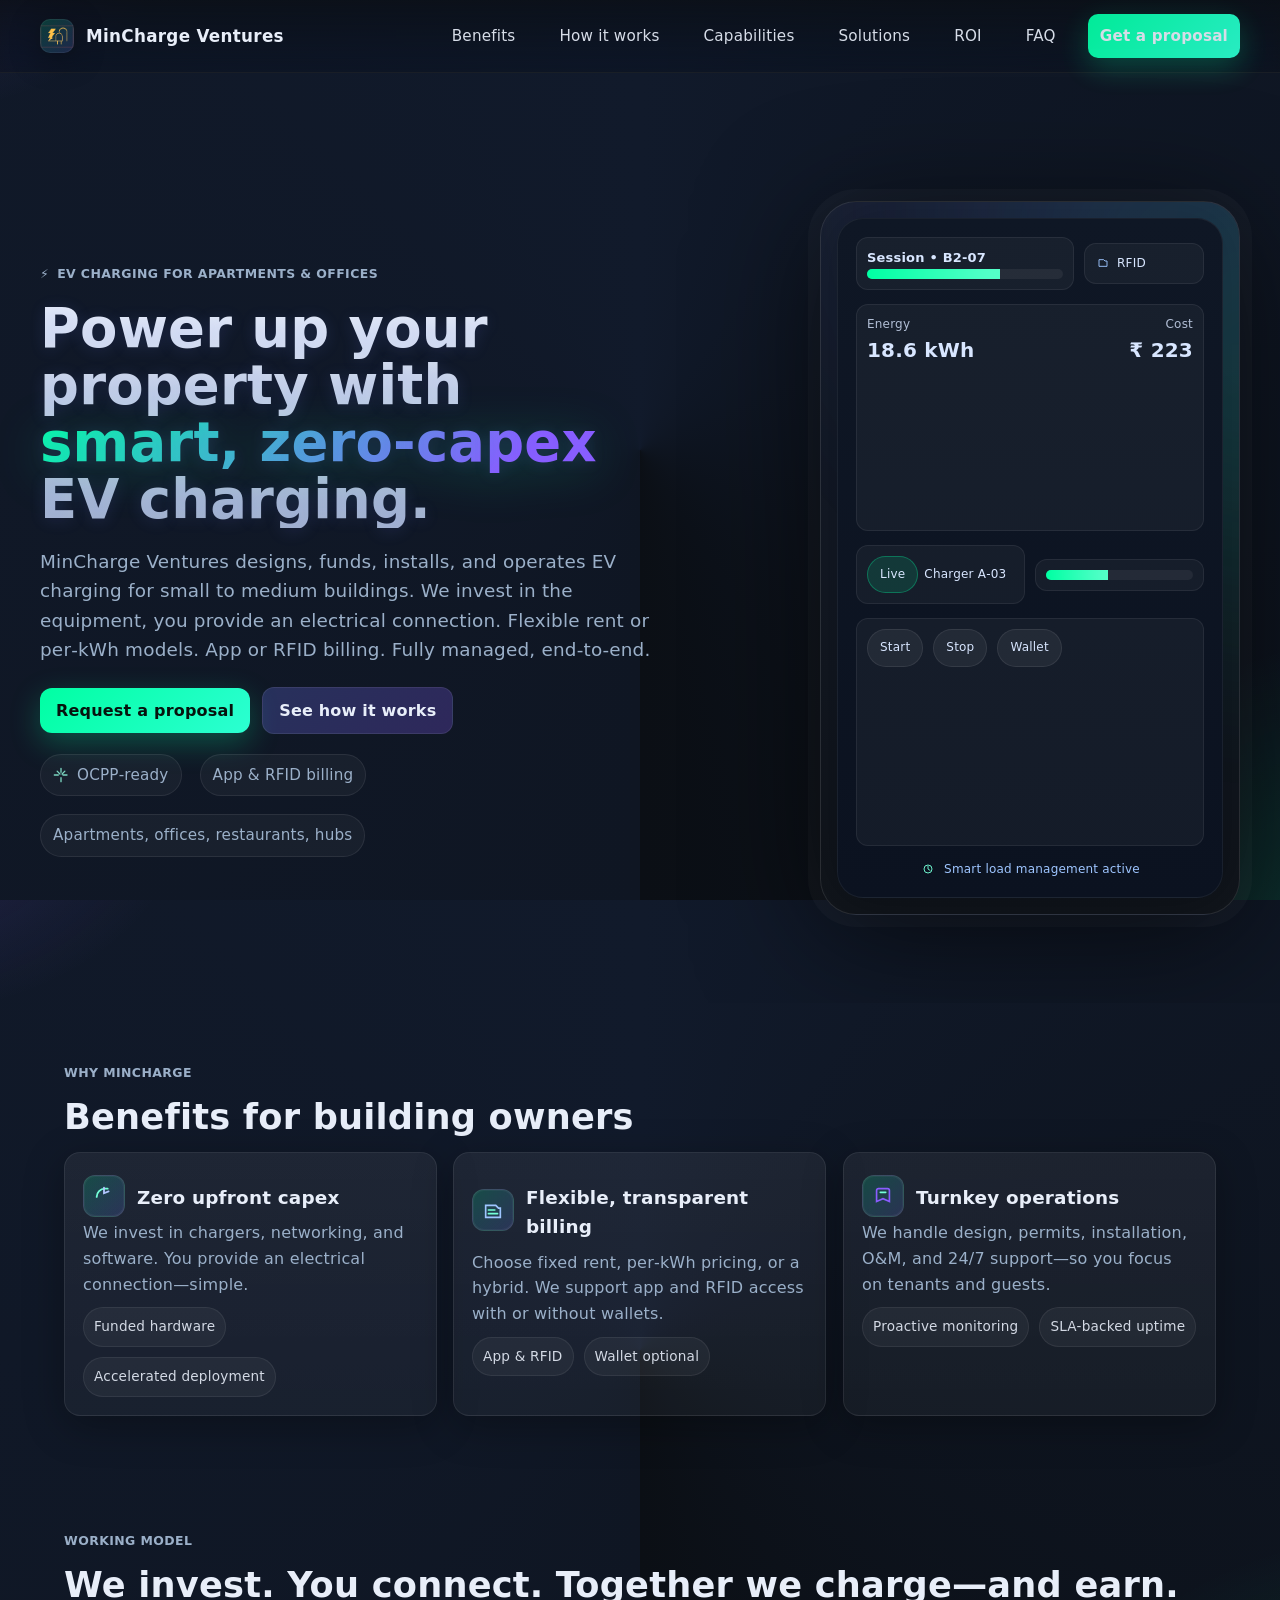
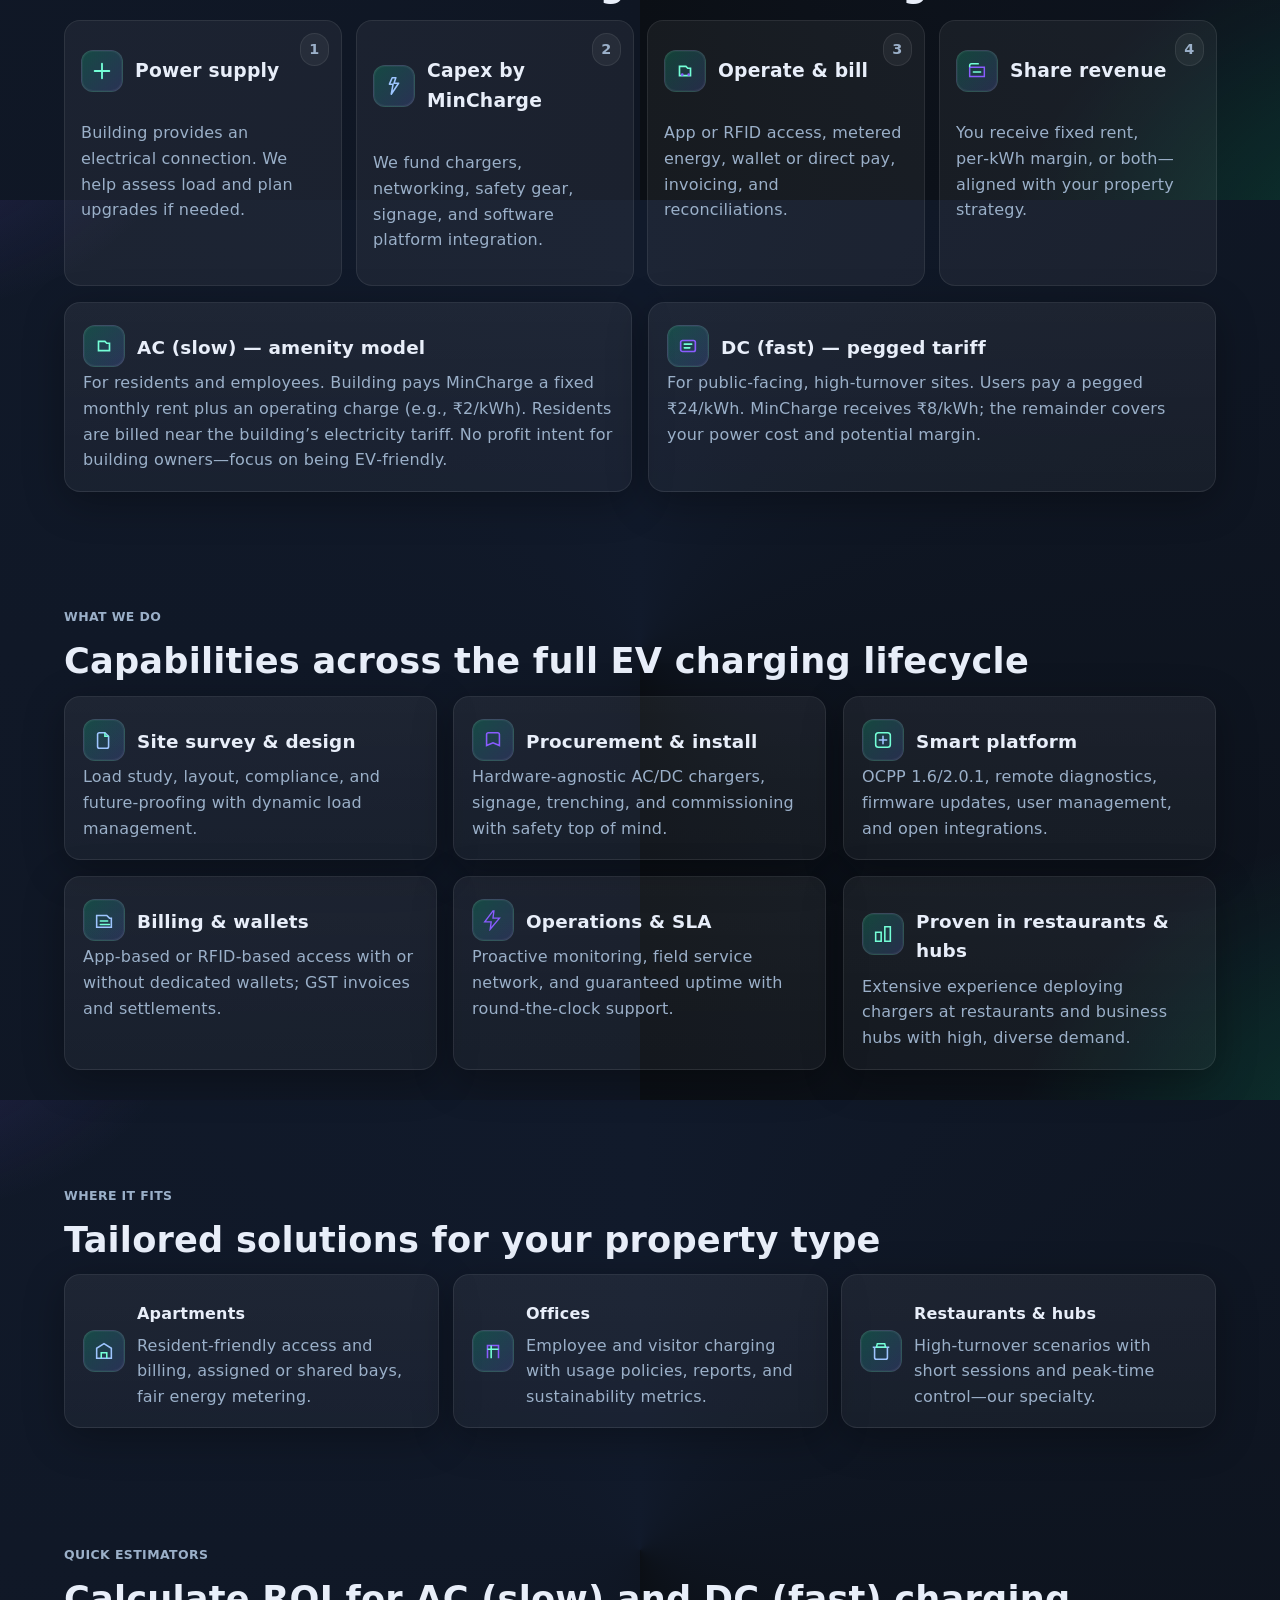
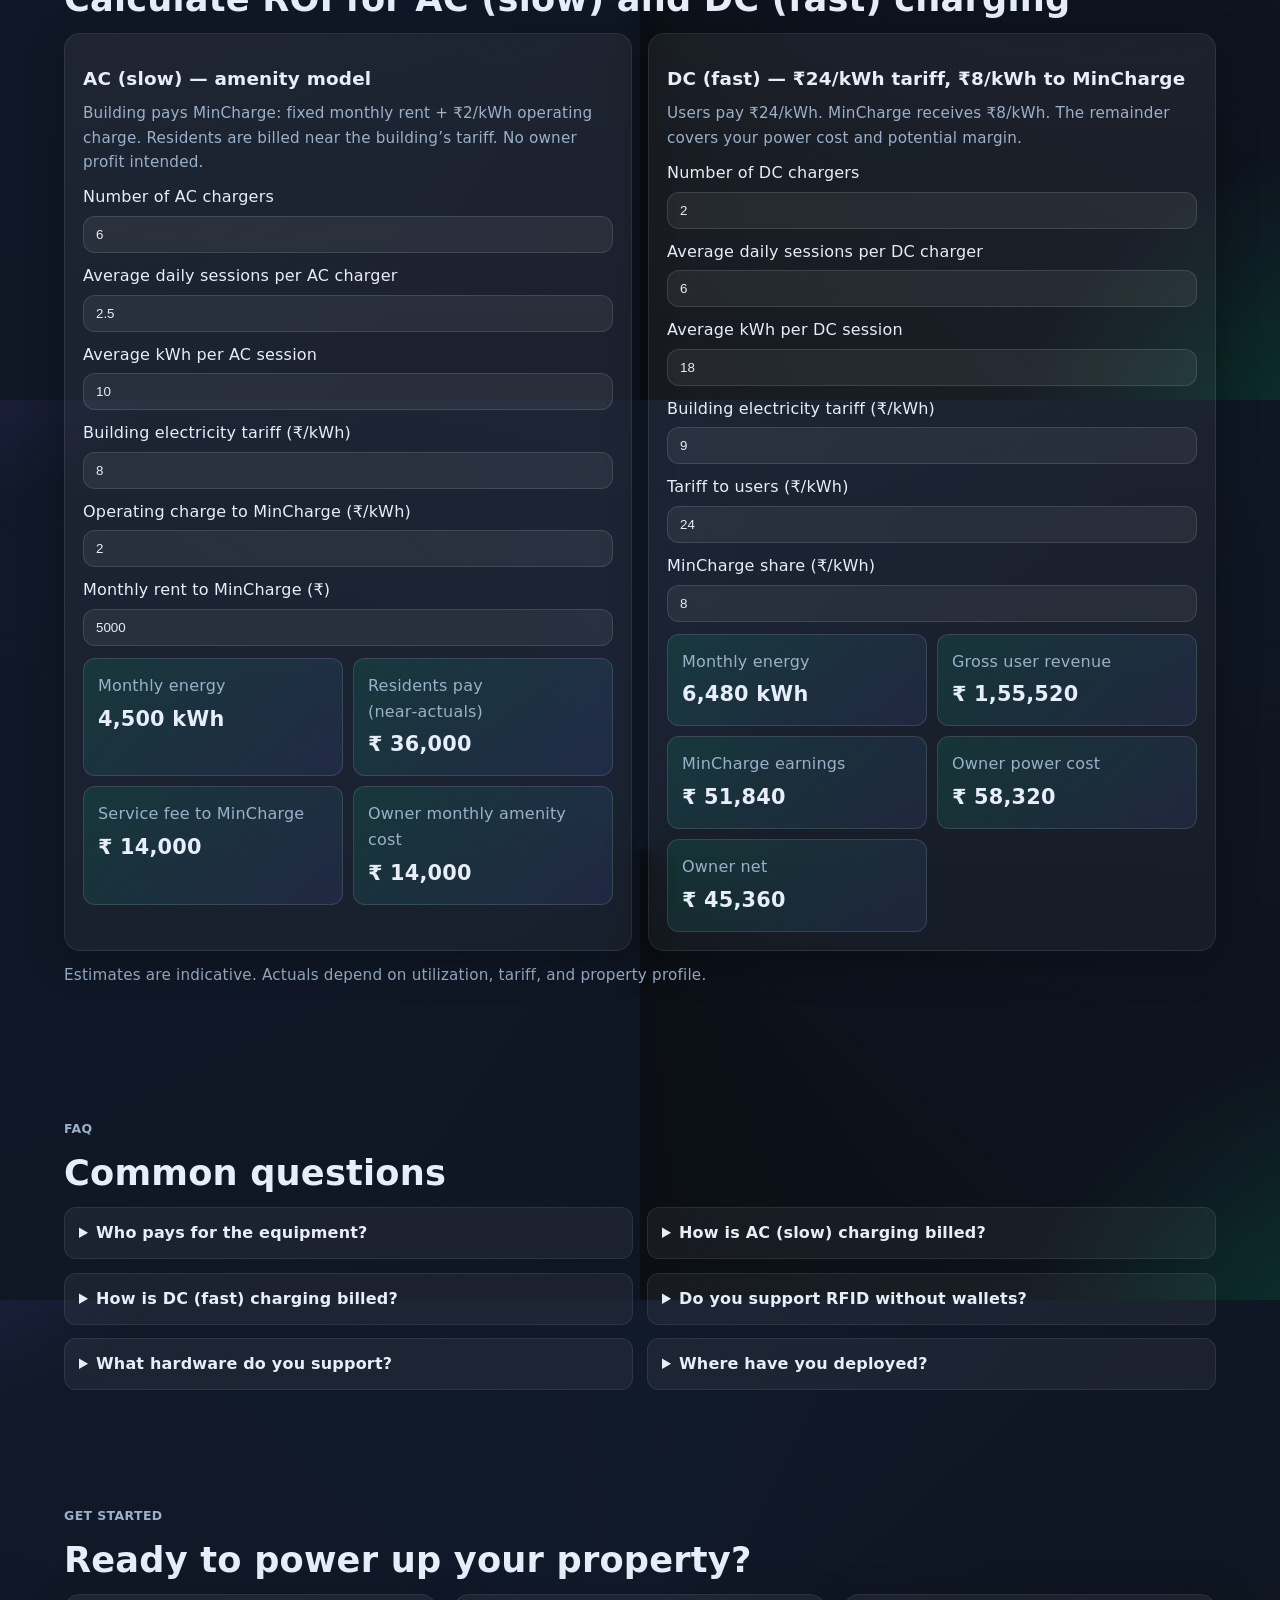
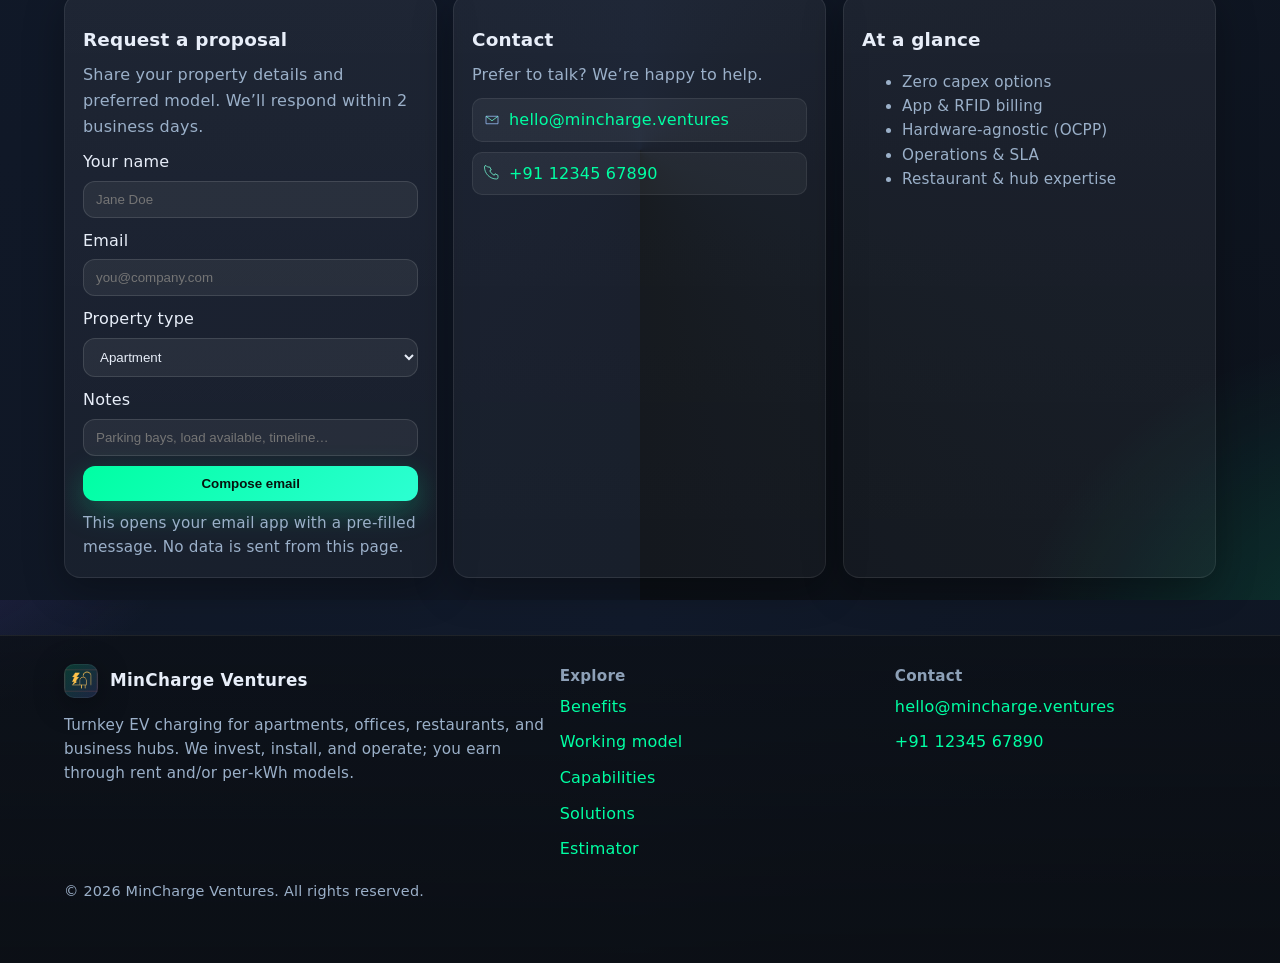
<file: index.html>
<!doctype html>
<html lang="en">
<head>
  <meta charset="utf-8" />
  <title>MinCharge Ventures — EV Charging for Apartments & Offices</title>
  <meta name="viewport" content="width=device-width, initial-scale=1" />
  <meta name="theme-color" content="#0b0f15" />
  <meta name="description" content="MinCharge Ventures provides turnkey EV charging installation and operations for small to medium apartment and office buildings. Zero capex options, flexible billing, end-to-end operations." />
  <meta property="og:title" content="MinCharge Ventures — EV Charging for Apartments & Offices" />
  <meta property="og:description" content="Turnkey EV charging. We invest, install, operate. You earn rent and/or power fees. App & RFID billing. Perfect for apartments, offices, restaurants, and business hubs." />
  <meta property="og:type" content="website" />
  <meta property="og:image" content="data:image/svg+xml,<svg xmlns='http://www.w3.org/2000/svg' width='1200' height='630'><rect width='100%25' height='100%25' fill='%230b0f15'/><text x='50%25' y='50%25' dominant-baseline='middle' text-anchor='middle' fill='%2300ffa3' font-family='Segoe UI, Roboto, Arial' font-size='64'>MinCharge Ventures</text></svg>" />

  <style>
    :root{
      --bg: #0b0f15;
      --bg-soft: #0e131b;
      --panel: #0f1623;
      --text: #e8eef9;
      --muted: #9bb0c9;
      --primary: #00ffa3;
      --primary-2: #6e7dff;
      --accent: #8a5cff;
      --danger: #ff3d6e;
      --ring: 0 0 0 2px color-mix(in oklab, var(--primary) 35%, transparent);
      --shadow-1: 0 10px 40px color-mix(in oklab, black 30%, transparent);
      --radius: 16px;
      --radius-sm: 12px;
      --radius-lg: 24px;
      --maxw: 1200px;
      --grad-1: conic-gradient(from 180deg at 50% 50%, #0f1623, #111a2b, #0b0f15);
      --grad-2: radial-gradient(1200px 600px at 100% 0%, rgba(110,125,255,.15), transparent 50%),
                radial-gradient(900px 600px at 0% 100%, rgba(0,255,163,.15), transparent 55%);
    }
    *{box-sizing:border-box}
    html,body{height:100%}
    body{
      margin:0;
      font-family: Inter, ui-sans-serif, system-ui, -apple-system, Segoe UI, Roboto, Helvetica, Arial, "Apple Color Emoji","Segoe UI Emoji";
      color:var(--text);
      background:
        radial-gradient(900px 600px at -10% -10%, rgba(138,92,255,.18), transparent 35%),
        radial-gradient(900px 800px at 110% 110%, rgba(0,255,163,.18), transparent 45%),
        var(--grad-1);
      background-color: var(--bg);
      letter-spacing: 0.2px;
      line-height: 1.6;
      overflow-x: hidden;
    }
    a{color:var(--primary); text-decoration: none}
    a:hover{text-decoration: underline}
    .container{width:100%; max-width: var(--maxw); margin:0 auto; padding: 0 24px}
    header{
      position: sticky; top: 0; z-index: 50;
      backdrop-filter: saturate(140%) blur(10px);
      background: linear-gradient(to bottom, rgba(11,15,21,.8), rgba(11,15,21,.35));
      border-bottom: 1px solid rgba(255,255,255,.06);
    }
    .nav{
      display:flex; align-items:center; justify-content:space-between; gap:16px;
      padding: 14px 0;
    }
    .brand{
      display:flex; align-items:center; gap:12px; font-weight: 700; letter-spacing:.3px;
    }
    .brand .logo{
      width:34px; height:34px; display:grid; place-items:center;
      border-radius: 10px;
      background: linear-gradient(135deg, rgba(0,255,163,.18), rgba(110,125,255,.18));
      box-shadow: inset 0 0 0 1px rgba(255,255,255,.06), 0 6px 30px rgba(0,0,0,.35);
    }
    .brand span{font-size: 1.05rem}
    .nav-links{
      display:flex; gap: 20px; align-items:center; flex-wrap: wrap;
    }
    .nav-links a{
      color: var(--text); opacity:.92; font-size:.95rem;
      padding:10px 12px; border-radius: 10px;
    }
    .nav-links a:hover{background:rgba(255,255,255,.06)}
    .cta{
      background: linear-gradient(135deg, var(--primary), #2cffd2);
      color:#07130e; font-weight: 700; border:none; border-radius: 12px;
      padding: 10px 16px; cursor: pointer; box-shadow: 0 10px 30px rgba(0,255,163,.25);
    }
    .cta.secondary{
      background: linear-gradient(135deg, rgba(110,125,255,.25), rgba(138,92,255,.25));
      color: var(--text); border: 1px solid rgba(255,255,255,.08);
      box-shadow: none;
    }
    /* hero */
    .hero{position: relative; overflow: clip;}
    .hero .grid{
      display:grid; grid-template-columns: 1.1fr .9fr; gap:40px; align-items:center;
      padding: 72px 0 32px;
    }
    @media (max-width: 980px){
      .hero .grid{grid-template-columns: 1fr; padding: 48px 0 16px;}
    }
    .headline{
      font-size: clamp(2rem, 4.5vw, 3.4rem);
      line-height: 1.05; letter-spacing: .2px; margin: 8px 0 14px;
      font-weight: 800;
      background: linear-gradient(180deg, #e8eef9, #b8c6dd 60%, #a4b3cd);
      background-clip: text; -webkit-background-clip: text; color: transparent;
      text-shadow: 0 2px 16px rgba(110,125,255,.15);
    }
    .headline strong{
      background: linear-gradient(135deg, var(--primary), #8a5cff 85%);
      -webkit-background-clip: text; background-clip: text; color: transparent;
      filter: drop-shadow(0 6px 24px rgba(0,255,163,.25));
    }
    .sub{
      color: var(--muted); font-size: clamp(1rem, 2vw, 1.15rem); margin-bottom: 22px;
    }
    .hero-cta{display:flex; gap:12px; flex-wrap: wrap; align-items:center}
    .statbar{
      margin-top: 20px; display:flex; gap:18px; flex-wrap: wrap; align-items:center;
      color: var(--muted); font-size: .95rem;
    }
    .pill{
      display:inline-flex; align-items:center; gap:8px; padding:8px 12px; border-radius: 999px;
      background: rgba(255,255,255,.04); border:1px solid rgba(255,255,255,.08);
    }
    .phone{
      aspect-ratio: 10/17; width: min(420px, 92%); justify-self:end;
      border-radius: 36px; position: relative; overflow: hidden;
      background: linear-gradient(180deg, #111827, #0b0f15);
      border: 1px solid rgba(255,255,255,.12);
      box-shadow: inset 0 0 60px rgba(255,255,255,.04), 0 20px 120px rgba(0,0,0,.6), 0 0 0 12px rgba(255,255,255,.03);
    }
    .phone .screen{
      position:absolute; inset:16px; border-radius: 26px; overflow: hidden;
      background: linear-gradient(180deg, #0f1725, #0b1220);
      border: 1px solid rgba(255,255,255,.06);
    }
    .ui{
      position:absolute; inset:0; padding:18px; display:flex; flex-direction:column; gap:14px;
      color: #d8e6ff;
      font-size: 12px;
    }
    .ui .row{display:flex; gap:10px}
    .ui .chip{
      flex:1; padding:10px; border-radius: 12px; background: rgba(255,255,255,.04);
      border: 1px solid rgba(255,255,255,.07);
    }
    .ui .meter{
      height: 10px; border-radius: 999px; background: rgba(255,255,255,.06);
      overflow: hidden; position: relative;
    }
    .ui .meter span{
      position:absolute; inset:0; width: 66%; background: linear-gradient(90deg, var(--primary), #74ffd7);
      box-shadow: 0 0 20px rgba(0,255,163,.35) inset;
    }
    .glow-orb{
      position:absolute; width: 900px; height: 900px; border-radius: 9999px; filter: blur(80px);
      background: radial-gradient(circle at 40% 40%, rgba(110,125,255,.2), transparent 50%),
                  radial-gradient(circle at 60% 60%, rgba(0,255,163,.22), transparent 50%);
      top: -380px; right: -420px; pointer-events: none; opacity:.7;
      transform: translateZ(0);
      animation: float 14s ease-in-out infinite alternate;
    }
    @keyframes float{
      from{ transform: translate(0, 0) }
      to{ transform: translate(-40px, 20px) }
    }

    /* sections */
    section{padding: 56px 0}
    .eyebrow{
      display:inline-flex; gap:8px; align-items:center;
      color: var(--muted); font-weight: 600; letter-spacing:.4px; text-transform: uppercase;
      font-size: .78rem; margin-bottom: 8px;
    }
    .title{
      font-size: clamp(1.6rem, 3vw, 2.2rem); margin: 6px 0 14px; line-height: 1.15; font-weight: 800;
    }
    .muted{color:var(--muted)}
    .grid-3{
      display:grid; grid-template-columns: repeat(3, 1fr); gap: 16px;
    }
    @media (max-width: 980px){ .grid-3{grid-template-columns: 1fr} }
    .card{
      background: linear-gradient(180deg, rgba(255,255,255,.06), rgba(255,255,255,.04));
      border: 1px solid rgba(255,255,255,.08);
      border-radius: var(--radius);
      padding: 18px; position: relative; overflow: hidden;
      box-shadow: var(--shadow-1);
      transform-style: preserve-3d;
      transition: transform .25s ease, box-shadow .25s ease, background .25s ease;
    }
    .card:hover{ box-shadow: 0 18px 60px rgba(0,0,0,.45) }
    .icon{
      width: 42px; height: 42px; border-radius: 12px; display:grid; place-items:center; flex: none;
      background: linear-gradient(135deg, rgba(0,255,163,.18), rgba(110,125,255,.18));
      border: 1px solid rgba(255,255,255,.1);
      box-shadow: inset 0 0 0 1px rgba(255,255,255,.04);
    }
    .card h3{margin: 12px 0 8px; font-size: 1.15rem}
    .card p{margin:0; color: var(--muted)}
    .stack{display:flex; flex-direction:column; gap:10px}
    .row{display:flex; align-items:center; gap:12px}

    /* badges */
    .badges{display:flex; gap:10px; flex-wrap:wrap; margin-top: 10px}
    .badge{
      font-size:.85rem; color: var(--text); opacity:.9; padding: 8px 10px; border-radius: 999px;
      background: rgba(255,255,255,.05); border:1px solid rgba(255,255,255,.08);
    }

    /* working model */
    .steps{display:grid; grid-template-columns: repeat(4, 1fr); gap:14px}
    @media (max-width: 980px){ .steps{grid-template-columns: 1fr; } }
    .step{position:relative; padding: 16px; border-radius: var(--radius); background: rgba(255,255,255,.05); border:1px solid rgba(255,255,255,.08)}
    .step .n{
      position:absolute; top:12px; right: 12px; font-weight:700; color: var(--muted); font-size:.9rem;
      background: rgba(255,255,255,.05); border:1px solid rgba(255,255,255,.08); padding:4px 8px; border-radius: 999px;
    }
    .toggle{
      display:inline-flex; border-radius:999px; border:1px solid rgba(255,255,255,.1); overflow:hidden;
      background: rgba(255,255,255,.06);
    }
    .toggle button{
      background: transparent; color: var(--text); opacity:.8; padding: 8px 14px; border:0; cursor:pointer; font-weight:600
    }
    .toggle button.active{
      background: linear-gradient(135deg, rgba(0,255,163,.25), rgba(110,125,255,.25));
      opacity:1
    }
    .pricing-note{color: var(--muted); margin-top: 8px; font-size:.95rem}

    /* solutions */
    .solutions{display:grid; grid-template-columns: repeat(3, 1fr); gap: 14px}
    @media (max-width: 980px){ .solutions{grid-template-columns: 1fr} }
    .solutions .card h4{margin: 8px 0 6px}

    /* calculator */
    .calc{
      display:grid; grid-template-columns: 1.2fr .8fr; gap: 16px;
    }
    @media (max-width: 980px){ .calc{grid-template-columns: 1fr} }
    .field{display:flex; flex-direction:column; gap:6px}
    .field input, .field select{
      background: rgba(255,255,255,.06); border:1px solid rgba(255,255,255,.12);
      padding: 10px 12px; border-radius: 12px; color: var(--text)
    }
    .result{
      display:grid; grid-template-columns: repeat(3, 1fr); gap: 10px;
    }
    @media (max-width: 680px){ .result{grid-template-columns: 1fr 1fr} }
    .kpi{
      padding: 14px; border-radius: var(--radius-sm);
      background: linear-gradient(135deg, rgba(0,255,163,.1), rgba(110,125,255,.1));
      border:1px solid rgba(255,255,255,.12);
    }
    .kpi b{display:block; font-size: 1.3rem; margin-top: 4px}

    /* faq */
    .faq{display:grid; grid-template-columns: 1fr 1fr; gap: 14px}
    @media (max-width: 980px){ .faq{grid-template-columns: 1fr} }
    details{
      background: rgba(255,255,255,.05);
      border:1px solid rgba(255,255,255,.08);
      border-radius: 12px; padding: 12px 14px;
    }
    details[open]{background: rgba(255,255,255,.07)}
    summary{cursor:pointer; font-weight: 600}
    summary::-webkit-details-marker{display:none}
    .faq p{margin: 8px 0 0; color: var(--muted)}

    /* footer */
    footer{
      border-top: 1px solid rgba(255,255,255,.08);
      background: linear-gradient(180deg, rgba(11,15,21,.75), rgba(11,15,21,.95));
      padding: 28px 0 60px;
    }
    .fgrid{display:grid; grid-template-columns: .9fr .6fr .6fr; gap: 14px}
    @media (max-width: 980px){ .fgrid{grid-template-columns: 1fr} }
    .small{font-size:.95rem; color: var(--muted)}
    .contact a{display:inline-flex; align-items:center; gap:8px; padding:8px 10px; border-radius: 10px; background: rgba(255,255,255,.05); border: 1px solid rgba(255,255,255,.08)}

    /* reveal animations */
    .reveal{
      opacity: 0; transform: translateY(16px) scale(.98);
      will-change: transform, opacity; transition: opacity .6s ease, transform .6s ease;
    }
    .reveal.visible{ opacity:1; transform: none }

    /* focus & accessibility */
    :focus-visible{ outline: none; box-shadow: var(--ring) }
    .sr-only{position:absolute; width:1px; height:1px; margin:-1px; border:0; padding:0; clip:rect(0 0 0 0); overflow:hidden}

    /* responsive enhancements */
    img{max-width:100%; height:auto}

    /* widen container on very large displays */
    @media (min-width: 1400px){
      .container{ max-width: 1280px }
    }

    /* tighter padding and section spacing on very small screens */
    @media (max-width: 480px){
      .container{ padding: 0 16px }
      section{ padding: 44px 0 }
    }

    /* mobile-friendly navbar */
    .nav{ flex-wrap: wrap }
    .nav-toggle{
      display:none;
      background: rgba(255,255,255,.06);
      border: 1px solid rgba(255,255,255,.12);
      color: var(--text);
      border-radius: 10px;
      padding: 8px 10px;
      cursor: pointer;
    }
    @media (max-width: 820px){
      .nav{ padding: 10px 0 }
      .brand{ flex: 1 1 auto; min-width: 0 }
      .brand .logo{ width: 30px; height: 30px }
      .brand span{ font-size: 1rem }
      .nav-toggle{ display:inline-flex; align-items:center; justify-content:center; gap:8px; margin-left:auto }
      .nav-links{
        width: 100%;
        display: grid;
        grid-template-columns: 1fr;
        gap: 8px;
        padding-top: 10px;
        max-height: 0;
        overflow: hidden;
        opacity: 0;
        transform: translateY(-6px);
        transition: max-height .3s ease, opacity .22s ease, transform .22s ease;
      }
      .nav-links.open{
        max-height: 520px;
        opacity: 1;
        transform: none;
      }
      .nav-links a{
        background: rgba(255,255,255,.04);
        padding: 12px 14px;
        border-radius: 12px;
      }
      .nav-links .cta{ text-align: center; width: 100% }
    }

    /* hero tweaks */
    @media (max-width: 980px){
      .phone{ justify-self: center; width: min(460px, 100%) }
    }
    @media (max-width: 420px){
      .hero-cta a{ flex: 1 1 100%; text-align:center }
      .result{ grid-template-columns: 1fr }
    }

    /* make any inline 2-col grids collapse on narrow screens (calculator section) */
    @media (max-width: 980px){
      .container [style*="grid-template-columns: 1fr 1fr"]{
        grid-template-columns: 1fr !important;
      }
    }

    /* tablet-friendly grids (override earlier rules) */
    @media (max-width: 980px){
      .grid-3{ grid-template-columns: 1fr 1fr }        /* 2 cols on tablets */
      .solutions{ grid-template-columns: 1fr 1fr }     /* 2 cols on tablets */
      .steps{ grid-template-columns: 1fr 1fr }         /* 2 cols on tablets */
      .fgrid{ grid-template-columns: 1fr 1fr }         /* 2 cols in footer */
    }
    @media (max-width: 640px){
      .grid-3, .solutions, .steps, .fgrid{ grid-template-columns: 1fr } /* 1 col on phones */
    }

    /* respect reduced motion preferences */
    @media (prefers-reduced-motion: reduce){
      *{ animation: none !important; transition: none !important }
    }
  </style>
</head>
<body>
  <header>
    <div class="container nav">
      <div class="brand">
        <div class="logo" aria-hidden="true">
          <img src="mincharge.ventures.png" alt="" style="width:100%; height:100%; object-fit:contain; border-radius:10px" loading="lazy" />
        </div>
        <span>MinCharge Ventures</span>
      </div>
      <button class="nav-toggle" id="nav-toggle" aria-label="Toggle menu" aria-expanded="false" aria-controls="primary-nav">
        <span class="sr-only">Menu</span>
        <svg width="20" height="20" viewBox="0 0 24 24" fill="none" aria-hidden="true">
          <path d="M4 7h16M4 12h16M4 17h16" stroke="currentColor" stroke-width="2" stroke-linecap="round"/>
        </svg>
      </button>
      <nav id="primary-nav" class="nav-links" aria-label="Primary">
        <a href="#benefits">Benefits</a>
        <a href="#model">How it works</a>
        <a href="#capabilities">Capabilities</a>
        <a href="#solutions">Solutions</a>
        <a href="#calculator">ROI</a>
        <a href="#faq">FAQ</a>
        <a href="#contact" class="cta">Get a proposal</a>
      </nav>
    </div>
  </header>

  <main>
    <section class="hero">
      <div class="container grid">
        <div>
          <div class="eyebrow"><span aria-hidden="true">⚡</span> EV Charging for Apartments & Offices</div>
          <h1 class="headline">
            Power up your property with <strong>smart, zero‑capex</strong> EV charging.
          </h1>
          <p class="sub">
            MinCharge Ventures designs, funds, installs, and operates EV charging for small to medium buildings.
            We invest in the equipment, you provide an electrical connection. Flexible rent or per‑kWh models.
            App or RFID billing. Fully managed, end‑to‑end.
          </p>
          <div class="hero-cta">
            <a class="cta" href="#contact">Request a proposal</a>
            <a class="cta secondary" href="#model">See how it works</a>
          </div>
          <div class="statbar">
            <span class="pill"><svg width="16" height="16" viewBox="0 0 24 24" fill="none" aria-hidden="true"><path d="M12 2v6M6.2 6.2l4.2 4.2M2 12h6m9.8-5.8-4.2 4.2M12 22v-6m9-4h-6" stroke="#7bd5c0" stroke-width="2" stroke-linecap="round"/></svg> OCPP‑ready</span>
            <span class="pill">App & RFID billing</span>
            <span class="pill">Apartments, offices, restaurants, hubs</span>
          </div>
        </div>
        <div class="phone reveal" aria-hidden="true">
          <div class="glow-orb"></div>
          <div class="screen">
            <div class="ui">
              <div class="row">
                <div class="chip" style="flex:2">
                  <b style="display:block; font-size:13px">Session • B2‑07</b>
                  <div class="meter" aria-hidden="true"><span style="width:68%"></span></div>
                </div>
                <div class="chip">
                  <div style="display:flex; align-items:center; gap:6px">
                    <svg width="16" height="16" viewBox="0 0 24 24" fill="none"><path d="M6 7h7l2 2h3v8H6z" stroke="#9ec5ff" stroke-width="1.4"/></svg>
                    <span>RFID</span>
                  </div>
                </div>
              </div>
              <div class="chip">
                <div style="display:flex; align-items:center; justify-content:space-between">
                  <div>
                    <div style="opacity:.8">Energy</div>
                    <b style="font-size:20px">18.6 kWh</b>
                  </div>
                  <div style="text-align:right">
                    <div style="opacity:.8">Cost</div>
                    <b style="font-size:20px">₹ 223</b>
                  </div>
                </div>
              </div>
              <div class="row">
                <div class="chip">
                  <div style="display:flex; align-items:center; gap:6px"><span class="pill" style="background:rgba(0,255,163,.12); border-color:rgba(0,255,163,.3)">Live</span> Charger A‑03</div>
                </div>
                <div class="chip">
                  <div class="meter" aria-hidden="true"><span style="width:42%"></span></div>
                </div>
              </div>
              <div class="chip">
                <div style="display:flex; gap:10px">
                  <div class="pill" style="background: rgba(255,255,255,.06)">Start</div>
                  <div class="pill" style="background: rgba(255,255,255,.06)">Stop</div>
                  <div class="pill" style="background: rgba(255,255,255,.06)">Wallet</div>
                </div>
              </div>
              <div style="margin-top:auto; display:flex; align-items:center; justify-content:center; gap:8px; color:#9ec5ff">
                <svg width="16" height="16" viewBox="0 0 24 24" fill="none"><circle cx="12" cy="12" r="6" stroke="#74ffd7" stroke-width="1.4"/><path d="M12 8v4l3 2" stroke="#74ffd7" stroke-width="1.4" stroke-linecap="round"/></svg>
                <span>Smart load management active</span>
              </div>
            </div>
          </div>
        </div>
      </div>
    </section>

    <section id="benefits">
      <div class="container">
        <div class="eyebrow">Why MinCharge</div>
        <h2 class="title">Benefits for building owners</h2>
        <div class="grid-3">
          <div class="card reveal tilt">
            <div class="row">
              <div class="icon" aria-hidden="true">
                <svg width="22" height="22" viewBox="0 0 24 24" fill="none"><path d="M4 13c0-5 4-9 9-9h3" stroke="#74ffd7" stroke-width="2" stroke-linecap="round"/><path d="M12 3v6l5-2" stroke="#b2c6ff" stroke-width="2" stroke-linecap="round"/></svg>
              </div>
              <h3>Zero upfront capex</h3>
            </div>
            <p>We invest in chargers, networking, and software. You provide an electrical connection—simple.</p>
            <div class="badges">
              <span class="badge">Funded hardware</span>
              <span class="badge">Accelerated deployment</span>
            </div>
          </div>
          <div class="card reveal tilt">
            <div class="row">
              <div class="icon" aria-hidden="true">
                <svg width="22" height="22" viewBox="0 0 24 24" fill="none"><path d="M4 7h11l3 3h2v10H4z" stroke="#9ec5ff" stroke-width="1.8"/><path d="M7 12h7M7 16h10" stroke="#74ffd7" stroke-width="1.8" stroke-linecap="round"/></svg>
              </div>
              <h3>Flexible, transparent billing</h3>
            </div>
            <p>Choose fixed rent, per‑kWh pricing, or a hybrid. We support app and RFID access with or without wallets.</p>
            <div class="badges">
              <span class="badge">App & RFID</span>
              <span class="badge">Wallet optional</span>
            </div>
          </div>
          <div class="card reveal tilt">
            <div class="row">
              <div class="icon" aria-hidden="true">
                <svg width="22" height="22" viewBox="0 0 24 24" fill="none"><path d="M7 4h10a2 2 0 0 1 2 2v12l-7-3-7 3V6a2 2 0 0 1 2-2z" stroke="#8a5cff" stroke-width="1.8"/><path d="M9 8h6" stroke="#74ffd7" stroke-width="1.8" stroke-linecap="round"/></svg>
              </div>
              <h3>Turnkey operations</h3>
            </div>
            <p>We handle design, permits, installation, O&M, and 24/7 support—so you focus on tenants and guests.</p>
            <div class="badges">
              <span class="badge">Proactive monitoring</span>
              <span class="badge">SLA-backed uptime</span>
            </div>
          </div>
        </div>
      </div>
    </section>

    <section id="model">
      <div class="container">
        <div class="eyebrow">Working model</div>
        <h2 class="title">We invest. You connect. Together we charge—and earn.</h2>
        <div class="steps">
          <div class="step reveal">
            <span class="n">1</span>
            <div class="row">
              <div class="icon"><svg width="22" height="22" viewBox="0 0 24 24" fill="none"><path d="M4 12h16M12 4v16" stroke="#74ffd7" stroke-width="2" stroke-linecap="round"/></svg></div>
              <h3>Power supply</h3>
            </div>
            <p class="muted">Building provides an electrical connection. We help assess load and plan upgrades if needed.</p>
          </div>
          <div class="step reveal">
            <span class="n">2</span>
            <div class="row">
              <div class="icon"><svg width="22" height="22" viewBox="0 0 24 24" fill="none"><path d="m10 3-3 7h4l-2 11 8-12h-5l2-6z" stroke="#9ec5ff" stroke-width="1.7" stroke-linejoin="round"/></svg></div>
              <h3>Capex by MinCharge</h3>
            </div>
            <p class="muted">We fund chargers, networking, safety gear, signage, and software platform integration.</p>
          </div>
          <div class="step reveal">
            <span class="n">3</span>
            <div class="row">
              <div class="icon"><svg width="22" height="22" viewBox="0 0 24 24" fill="none"><path d="M6 7h7l2 2h3v8H6z" stroke="#74ffd7" stroke-width="1.8"/><circle cx="9" cy="16" r="1.5" fill="#8a5cff"/><circle cx="16" cy="16" r="1.5" fill="#8a5cff"/></svg></div>
              <h3>Operate & bill</h3>
            </div>
            <p class="muted">App or RFID access, metered energy, wallet or direct pay, invoicing, and reconciliations.</p>
          </div>
          <div class="step reveal">
            <span class="n">4</span>
            <div class="row">
              <div class="icon"><svg width="22" height="22" viewBox="0 0 24 24" fill="none"><path d="M4 8h16v10H4z" stroke="#8a5cff" stroke-width="1.6"/><path d="M4 8V6a2 2 0 0 1 2-2h8" stroke="#74ffd7" stroke-width="1.6"/><path d="M8 13h8" stroke="#74ffd7" stroke-width="1.6" stroke-linecap="round"/></svg></div>
              <h3>Share revenue</h3>
            </div>
            <p class="muted">You receive fixed rent, per‑kWh margin, or both—aligned with your property strategy.</p>
          </div>
        </div>

        <!-- AC vs DC model specifics -->
        <div class="grid-3" style="grid-template-columns: 1fr 1fr; margin-top:16px">
          <div class="card reveal">
            <div class="row">
              <div class="icon"><svg width="22" height="22" viewBox="0 0 24 24" fill="none"><path d="M6 7h7l2 2h3v8H6z" stroke="#74ffd7" stroke-width="1.8"/></svg></div>
              <h3>AC (slow) — amenity model</h3>
            </div>
            <p class="muted">For residents and employees. Building pays MinCharge a fixed monthly rent plus an operating charge (e.g., ₹2/kWh). Residents are billed near the building’s electricity tariff. No profit intent for building owners—focus on being EV‑friendly.</p>
          </div>
          <div class="card reveal">
            <div class="row">
              <div class="icon"><svg width="22" height="22" viewBox="0 0 24 24" fill="none"><rect x="4" y="6" width="16" height="12" rx="2" stroke="#8a5cff" stroke-width="1.8"/><path d="M8 10h8M8 14h6" stroke="#74ffd7" stroke-width="1.8" stroke-linecap="round"/></svg></div>
              <h3>DC (fast) — pegged tariff</h3>
            </div>
            <p class="muted">For public‑facing, high‑turnover sites. Users pay a pegged ₹24/kWh. MinCharge receives ₹8/kWh; the remainder covers your power cost and potential margin.</p>
          </div>
        </div>
      </div>
    </section>

    <section id="capabilities">
      <div class="container">
        <div class="eyebrow">What we do</div>
        <h2 class="title">Capabilities across the full EV charging lifecycle</h2>
        <div class="grid-3">
          <div class="card reveal tilt">
            <div class="row">
              <div class="icon"><svg width="22" height="22" viewBox="0 0 24 24" fill="none"><path d="M5 19V6a2 2 0 0 1 2-2h6l4 4v11a2 2 0 0 1-2 2H7a2 2 0 0 1-2-2z" stroke="#9ec5ff" stroke-width="1.7"/><path d="M13 4v4h4" stroke="#74ffd7" stroke-width="1.7"/></svg></div>
              <h3>Site survey & design</h3>
            </div>
            <p>Load study, layout, compliance, and future‑proofing with dynamic load management.</p>
          </div>
          <div class="card reveal tilt">
            <div class="row">
              <div class="icon"><svg width="22" height="22" viewBox="0 0 24 24" fill="none"><path d="M7 4h10a2 2 0 0 1 2 2v12l-7-3-7 3V6a2 2 0 0 1 2-2z" stroke="#8a5cff" stroke-width="1.7"/></svg></div>
              <h3>Procurement & install</h3>
            </div>
            <p>Hardware‑agnostic AC/DC chargers, signage, trenching, and commissioning with safety top of mind.</p>
          </div>
          <div class="card reveal tilt">
            <div class="row">
              <div class="icon"><svg width="22" height="22" viewBox="0 0 24 24" fill="none"><rect x="4" y="4" width="16" height="16" rx="3" stroke="#74ffd7" stroke-width="1.7"/><path d="M8 12h8M12 8v8" stroke="#9ec5ff" stroke-width="1.7" stroke-linecap="round"/></svg></div>
              <h3>Smart platform</h3>
            </div>
            <p>OCPP 1.6/2.0.1, remote diagnostics, firmware updates, user management, and open integrations.</p>
          </div>
          <div class="card reveal tilt">
            <div class="row">
              <div class="icon"><svg width="22" height="22" viewBox="0 0 24 24" fill="none"><path d="M4 7h11l3 3h2v10H4z" stroke="#9ec5ff" stroke-width="1.7"/><path d="M8 13h8M8 17h10" stroke="#74ffd7" stroke-width="1.7" stroke-linecap="round"/></svg></div>
              <h3>Billing & wallets</h3>
            </div>
            <p>App‑based or RFID‑based access with or without dedicated wallets; GST invoices and settlements.</p>
          </div>
          <div class="card reveal tilt">
            <div class="row">
              <div class="icon"><svg width="22" height="22" viewBox="0 0 24 24" fill="none"><path d="M12 2 3 14h7l-1 8 10-12h-7l1-8Z" stroke="#8a5cff" stroke-width="1.5"/></svg></div>
            <h3>Operations & SLA</h3>
            </div>
            <p>Proactive monitoring, field service network, and guaranteed uptime with round‑the‑clock support.</p>
          </div>
          <div class="card reveal tilt">
            <div class="row">
              <div class="icon"><svg width="22" height="22" viewBox="0 0 24 24" fill="none"><path d="M4 10h6v10H4zM14 4h6v16h-6z" stroke="#74ffd7" stroke-width="1.7"/></svg></div>
              <h3>Proven in restaurants & hubs</h3>
            </div>
            <p>Extensive experience deploying chargers at restaurants and business hubs with high, diverse demand.</p>
          </div>
        </div>
      </div>
    </section>

    <section id="solutions">
      <div class="container">
        <div class="eyebrow">Where it fits</div>
        <h2 class="title">Tailored solutions for your property type</h2>
        <div class="solutions">
          <div class="card reveal tilt">
            <div class="row">
              <div class="icon"><svg width="22" height="22" viewBox="0 0 24 24" fill="none"><path d="M4 20V9l8-5 8 5v11H4z" stroke="#9ec5ff" stroke-width="1.7"/><path d="M9 20v-6h6v6" stroke="#74ffd7" stroke-width="1.7"/></svg></div>
              <div>
                <h4>Apartments</h4>
                <p class="muted">Resident‑friendly access and billing, assigned or shared bays, fair energy metering.</p>
              </div>
            </div>
          </div>
          <div class="card reveal tilt">
            <div class="row">
              <div class="icon"><svg width="22" height="22" viewBox="0 0 24 24" fill="none"><path d="M6 20V6h12v14" stroke="#8a5cff" stroke-width="1.7"/><path d="M6 10h12M10 6v14" stroke="#74ffd7" stroke-width="1.7"/></svg></div>
              <div>
                <h4>Offices</h4>
                <p class="muted">Employee and visitor charging with usage policies, reports, and sustainability metrics.</p>
              </div>
            </div>
          </div>
          <div class="card reveal tilt">
            <div class="row">
              <div class="icon"><svg width="22" height="22" viewBox="0 0 24 24" fill="none"><path d="M3 8h18M5 8v11a2 2 0 0 0 2 2h10a2 2 0 0 0 2-2V8" stroke="#9ec5ff" stroke-width="1.7"/><path d="M8 4h8l1 4H7l1-4z" stroke="#74ffd7" stroke-width="1.7"/></svg></div>
              <div>
                <h4>Restaurants & hubs</h4>
                <p class="muted">High‑turnover scenarios with short sessions and peak‑time control—our specialty.</p>
              </div>
            </div>
          </div>
        </div>
      </div>
    </section>

    <section id="calculator">
      <div class="container">
        <div class="eyebrow">Quick estimators</div>
        <h2 class="title">Calculate ROI for AC (slow) and DC (fast) charging</h2>
        <div style="display:grid; grid-template-columns: 1fr 1fr; gap:16px">
          <!-- AC Calculator -->
          <div class="card reveal">
            <h3>AC (slow) — amenity model</h3>
            <p class="small muted">Building pays MinCharge: fixed monthly rent + ₹2/kWh operating charge. Residents are billed near the building’s tariff. No owner profit intended.</p>
            <div class="stack" style="margin-top:10px">
              <div class="field">
                <label for="ac-stalls">Number of AC chargers</label>
                <input id="ac-stalls" type="number" min="1" max="100" value="6" />
              </div>
              <div class="field">
                <label for="ac-util">Average daily sessions per AC charger</label>
                <input id="ac-util" type="number" min="0" step="0.1" value="2.5" />
              </div>
              <div class="field">
                <label for="ac-kwh">Average kWh per AC session</label>
                <input id="ac-kwh" type="number" min="1" step="0.5" value="10" />
              </div>
              <div class="field">
                <label for="ac-tariff">Building electricity tariff (₹/kWh)</label>
                <input id="ac-tariff" type="number" min="1" step="0.5" value="8" />
              </div>
              <div class="field">
                <label for="ac-ops">Operating charge to MinCharge (₹/kWh)</label>
                <input id="ac-ops" type="number" min="0" step="0.5" value="2" />
              </div>
              <div class="field">
                <label for="ac-rent">Monthly rent to MinCharge (₹)</label>
                <input id="ac-rent" type="number" min="0" step="500" value="5000" />
              </div>
            </div>
            <div class="result" style="margin-top:12px; grid-template-columns: 1fr 1fr">
              <div class="kpi">
                <div class="muted">Monthly energy</div>
                <b id="ac-out-energy">— kWh</b>
              </div>
              <div class="kpi">
                <div class="muted">Residents pay (near‑actuals)</div>
                <b id="ac-out-users">₹ —</b>
              </div>
              <div class="kpi">
                <div class="muted">Service fee to MinCharge</div>
                <b id="ac-out-fee">₹ —</b>
              </div>
              <div class="kpi">
                <div class="muted">Owner monthly amenity cost</div>
                <b id="ac-out-owner">₹ —</b>
              </div>
            </div>
          </div>

          <!-- DC Calculator -->
          <div class="card reveal">
            <h3>DC (fast) — ₹24/kWh tariff, ₹8/kWh to MinCharge</h3>
            <p class="small muted">Users pay ₹24/kWh. MinCharge receives ₹8/kWh. The remainder covers your power cost and potential margin.</p>
            <div class="stack" style="margin-top:10px">
              <div class="field">
                <label for="dc-stalls">Number of DC chargers</label>
                <input id="dc-stalls" type="number" min="0" max="50" value="2" />
              </div>
              <div class="field">
                <label for="dc-util">Average daily sessions per DC charger</label>
                <input id="dc-util" type="number" min="0" step="0.1" value="6" />
              </div>
              <div class="field">
                <label for="dc-kwh">Average kWh per DC session</label>
                <input id="dc-kwh" type="number" min="1" step="0.5" value="18" />
              </div>
              <div class="field">
                <label for="dc-tariff">Building electricity tariff (₹/kWh)</label>
                <input id="dc-tariff" type="number" min="1" step="0.5" value="9" />
              </div>
              <div class="field">
                <label>Tariff to users (₹/kWh)</label>
                <input value="24" disabled />
              </div>
              <div class="field">
                <label>MinCharge share (₹/kWh)</label>
                <input value="8" disabled />
              </div>
            </div>
            <div class="result" style="margin-top:12px; grid-template-columns: 1fr 1fr">
              <div class="kpi">
                <div class="muted">Monthly energy</div>
                <b id="dc-out-energy">— kWh</b>
              </div>
              <div class="kpi">
                <div class="muted">Gross user revenue</div>
                <b id="dc-out-gross">₹ —</b>
              </div>
              <div class="kpi">
                <div class="muted">MinCharge earnings</div>
                <b id="dc-out-company">₹ —</b>
              </div>
              <div class="kpi">
                <div class="muted">Owner power cost</div>
                <b id="dc-out-power">₹ —</b>
              </div>
              <div class="kpi">
                <div class="muted">Owner net</div>
                <b id="dc-out-owner">₹ —</b>
              </div>
            </div>
          </div>
        </div>
        <p class="small" style="margin-top:12px">Estimates are indicative. Actuals depend on utilization, tariff, and property profile.</p>
      </div>
    </section>

    <section id="faq">
      <div class="container">
        <div class="eyebrow">FAQ</div>
        <h2 class="title">Common questions</h2>
        <div class="faq">
          <details class="reveal">
            <summary>Who pays for the equipment?</summary>
            <p>MinCharge invests the upfront capital for charging equipment, networking, and software. The building provides an electrical connection.</p>
          </details>
          <details class="reveal">
            <summary>How is AC (slow) charging billed?</summary>
            <p>Residents are billed near the building’s electricity tariff (via app or RFID). The building pays MinCharge a fixed monthly rent plus an operating charge (e.g., ₹2/kWh). This is positioned as an amenity — no profit intent for building owners.</p>
          </details>
          <details class="reveal">
            <summary>How is DC (fast) charging billed?</summary>
            <p>Users pay a pegged tariff of ₹24/kWh. MinCharge receives ₹8/kWh; the remainder covers your power cost and potential margin.</p>
          </details>
          <details class="reveal">
            <summary>Do you support RFID without wallets?</summary>
            <p>Yes. We support both app‑based and RFID‑based access, with or without dedicated wallets—ideal for residents, guests, and fleets.</p>
          </details>
          <details class="reveal">
            <summary>What hardware do you support?</summary>
            <p>We are hardware‑agnostic and OCPP‑native. We deploy AC and DC chargers matched to demand, with dynamic load management where needed.</p>
          </details>
          <details class="reveal">
            <summary>Where have you deployed?</summary>
            <p>Across apartments, offices, and especially restaurants and business hubs—where our network and experience enable high availability and utilization.</p>
          </details>
        </div>
      </div>
    </section>

    <section id="contact">
      <div class="container">
        <div class="eyebrow">Get started</div>
        <h2 class="title">Ready to power up your property?</h2>
        <div class="grid-3">
          <div class="card reveal">
            <h3>Request a proposal</h3>
            <p class="muted">Share your property details and preferred model. We’ll respond within 2 business days.</p>
            <div class="stack" style="margin-top:10px">
              <div class="field">
                <label for="c-name">Your name</label>
                <input id="c-name" placeholder="Jane Doe" />
              </div>
              <div class="field">
                <label for="c-email">Email</label>
                <input id="c-email" type="email" placeholder="you@company.com" />
              </div>
              <div class="field">
                <label for="c-type">Property type</label>
                <select id="c-type">
                  <option>Apartment</option>
                  <option>Office</option>
                  <option>Restaurant</option>
                  <option>Business hub</option>
                  <option>Other</option>
                </select>
              </div>
              <div class="field">
                <label for="c-msg">Notes</label>
                <input id="c-msg" placeholder="Parking bays, load available, timeline…" />
              </div>
              <button class="cta" id="c-send">Compose email</button>
              <p class="small">This opens your email app with a pre‑filled message. No data is sent from this page.</p>
            </div>
          </div>
          <div class="card reveal">
            <h3>Contact</h3>
            <p class="muted">Prefer to talk? We’re happy to help.</p>
            <div class="stack contact" style="margin-top:10px">
              <a href="mailto:hello@mincharge.ventures"><svg width="18" height="18" viewBox="0 0 24 24" fill="none"><path d="M4 7h16v10H4z" stroke="#9ec5ff"/><path d="m4 7 8 6 8-6" stroke="#74ffd7"/></svg> hello@mincharge.ventures</a>
              <a href="tel:+911234567890"><svg width="18" height="18" viewBox="0 0 24 24" fill="none"><path d="M6 4h3l2 4-2 1a12 12 0 0 0 6 6l1-2 4 2v3a2 2 0 0 1-2 2c-8.8 0-16-7.2-16-16a2 2 0 0 1 2-2z" stroke="#74ffd7"/></svg> +91 12345 67890</a>
            </div>
          </div>
          <div class="card reveal">
            <h3>At a glance</h3>
            <ul class="small">
              <li>Zero capex options</li>
              <li>App & RFID billing</li>
              <li>Hardware‑agnostic (OCPP)</li>
              <li>Operations & SLA</li>
              <li>Restaurant & hub expertise</li>
            </ul>
          </div>
        </div>
      </div>
    </section>
  </main>

  <footer>
    <div class="container fgrid">
      <div>
        <div class="brand" style="margin-bottom:8px">
          <div class="logo" aria-hidden="true">
            <img src="mincharge.ventures.png" alt="" style="width:100%; height:100%; object-fit:contain; border-radius:10px" loading="lazy" />
          </div>
          <span>MinCharge Ventures</span>
        </div>
        <p class="small">Turnkey EV charging for apartments, offices, restaurants, and business hubs. We invest, install, and operate; you earn through rent and/or per‑kWh models.</p>
      </div>
      <div>
        <div class="small" style="opacity:.9; font-weight:700; margin-bottom:6px">Explore</div>
        <div class="stack">
          <a href="#benefits">Benefits</a>
          <a href="#model">Working model</a>
          <a href="#capabilities">Capabilities</a>
          <a href="#solutions">Solutions</a>
          <a href="#calculator">Estimator</a>
        </div>
      </div>
      <div>
        <div class="small" style="opacity:.9; font-weight:700; margin-bottom:6px">Contact</div>
        <div class="stack">
          <a href="mailto:hello@mincharge.ventures">hello@mincharge.ventures</a>
          <a href="tel:+911234567890">+91 12345 67890</a>
        </div>
      </div>
    </div>
    <div class="container" style="margin-top:18px; color:var(--muted); font-size:.9rem">
      © <span id="year"></span> MinCharge Ventures. All rights reserved.
    </div>
  </footer>

  <script>
    // Intersection reveal
    const io = new IntersectionObserver((entries) => {
      entries.forEach(e => { if (e.isIntersecting) { e.target.classList.add('visible'); io.unobserve(e.target); } });
    }, { threshold: .14 });
    document.querySelectorAll('.reveal').forEach(el => io.observe(el));

    // Mobile nav toggle
    const navToggle = document.getElementById('nav-toggle');
    const primaryNav = document.getElementById('primary-nav');
    if (navToggle && primaryNav){
      const closeNav = () => {
        primaryNav.classList.remove('open');
        navToggle.setAttribute('aria-expanded', 'false');
      };
      navToggle.addEventListener('click', ()=>{
        const isOpen = primaryNav.classList.toggle('open');
        navToggle.setAttribute('aria-expanded', String(isOpen));
      });
      // Close menu when a link is clicked (on small screens)
      primaryNav.querySelectorAll('a').forEach(a=>{
        a.addEventListener('click', ()=>{
          if (window.matchMedia('(max-width: 820px)').matches) closeNav();
        });
      });
      // Reset state on resize to desktop
      window.addEventListener('resize', ()=>{
        if (!window.matchMedia('(max-width: 820px)').matches) closeNav();
      });
    }

    // Card tilt effect
    const tilts = document.querySelectorAll('.tilt');
    tilts.forEach(card => {
      let bounds;
      const reset = () => { card.style.transform = ''; card.style.boxShadow = ''; }
      const calc = (e) => {
        bounds = bounds || card.getBoundingClientRect();
        const px = (e.clientX - bounds.left) / bounds.width - .5;
        const py = (e.clientY - bounds.top) / bounds.height - .5;
        const rx = (py * -6).toFixed(2);
        const ry = (px * 6).toFixed(2);
        card.style.transform = `perspective(800px) rotateX(${rx}deg) rotateY(${ry}deg) translateZ(0)`;
        card.style.boxShadow = `0 18px 60px rgba(0,0,0,.45), ${-ry/2}px ${rx/2}px 30px rgba(110,125,255,.12)`;
      };
      card.addEventListener('mousemove', calc);
      card.addEventListener('mouseleave', () => { bounds = null; reset(); });
      card.addEventListener('mouseenter', () => { bounds = null; });
    });

    // Helper
    const $ = (id) => document.getElementById(id);
    const moneyINR = (n) => '₹ ' + (Math.round(n).toLocaleString('en-IN'));

    // AC calculator
    function updateAC(){
      const stalls = Math.max(0, +$('ac-stalls').value || 0);
      const util = Math.max(0, +$('ac-util').value || 0);
      const kwh = Math.max(0, +$('ac-kwh').value || 0);
      const tariff = Math.max(0, +$('ac-tariff').value || 0);
      const ops = Math.max(0, +$('ac-ops').value || 0);
      const rent = Math.max(0, +$('ac-rent').value || 0);

      const days = 30;
      const monthlyEnergy = stalls * util * days * kwh;
      const residentsPay = monthlyEnergy * tariff; // near-actuals
      const serviceFee = rent + (monthlyEnergy * ops);
      const ownerAmenityCost = serviceFee; // owner bears service fee

      $('ac-out-energy').textContent = Math.round(monthlyEnergy).toLocaleString('en-IN') + ' kWh';
      $('ac-out-users').textContent = moneyINR(residentsPay);
      $('ac-out-fee').textContent = moneyINR(serviceFee);
      $('ac-out-owner').textContent = moneyINR(ownerAmenityCost);
    }

    // DC calculator
    function updateDC(){
      const stalls = Math.max(0, +$('dc-stalls').value || 0);
      const util = Math.max(0, +$('dc-util').value || 0);
      const kwh = Math.max(0, +$('dc-kwh').value || 0);
      const tariff = Math.max(0, +$('dc-tariff').value || 0);
      const days = 30;

      const monthlyEnergy = stalls * util * days * kwh;
      const userTariff = 24;
      const companyShare = 8;

      const gross = monthlyEnergy * userTariff;
      const company = monthlyEnergy * companyShare;
      const powerCost = monthlyEnergy * tariff;
      const ownerNet = monthlyEnergy * (userTariff - companyShare - tariff);

      $('dc-out-energy').textContent = Math.round(monthlyEnergy).toLocaleString('en-IN') + ' kWh';
      $('dc-out-gross').textContent = moneyINR(gross);
      $('dc-out-company').textContent = moneyINR(company);
      $('dc-out-power').textContent = moneyINR(powerCost);
      $('dc-out-owner').textContent = moneyINR(ownerNet);
    }

    // Wire events
    ['ac-stalls','ac-util','ac-kwh','ac-tariff','ac-ops','ac-rent'].forEach(id=>{
      const el = $(id); if (el){ el.addEventListener('input', updateAC); el.addEventListener('change', updateAC); }
    });
    ['dc-stalls','dc-util','dc-kwh','dc-tariff'].forEach(id=>{
      const el = $(id); if (el){ el.addEventListener('input', updateDC); el.addEventListener('change', updateDC); }
    });

    // Init
    updateAC(); updateDC();

    // Smooth anchor scroll
    document.querySelectorAll('a[href^="#"]').forEach(a=>{
      a.addEventListener('click', (e)=>{
        const id = a.getAttribute('href').slice(1);
        const el = document.getElementById(id);
        if (el){
          e.preventDefault();
          el.scrollIntoView({behavior:'smooth', block:'start'});
        }
      });
    });

    // Compose email from contact form
    $('c-send').addEventListener('click', ()=>{
      const name = encodeURIComponent($('c-name').value.trim());
      const email = encodeURIComponent($('c-email').value.trim());
      const type = encodeURIComponent($('c-type').value);
      const msg = encodeURIComponent($('c-msg').value.trim());
      const subject = encodeURIComponent('EV Charging Proposal Request');
      const body = encodeURIComponent(
`Hello MinCharge,

I would like a proposal for EV charging.

Name: ${decodeURIComponent(name)||'-'}
Email: ${decodeURIComponent(email)||'-'}
Property type: ${decodeURIComponent(type)}
Notes: ${decodeURIComponent(msg)||'-'}

Thanks!`);
      window.location.href = `mailto:hello@mincharge.ventures?subject=${subject}&body=${body}`;
    });

    // Year
    document.getElementById('year').textContent = new Date().getFullYear();
  </script>
</body>
</html>
</file>
